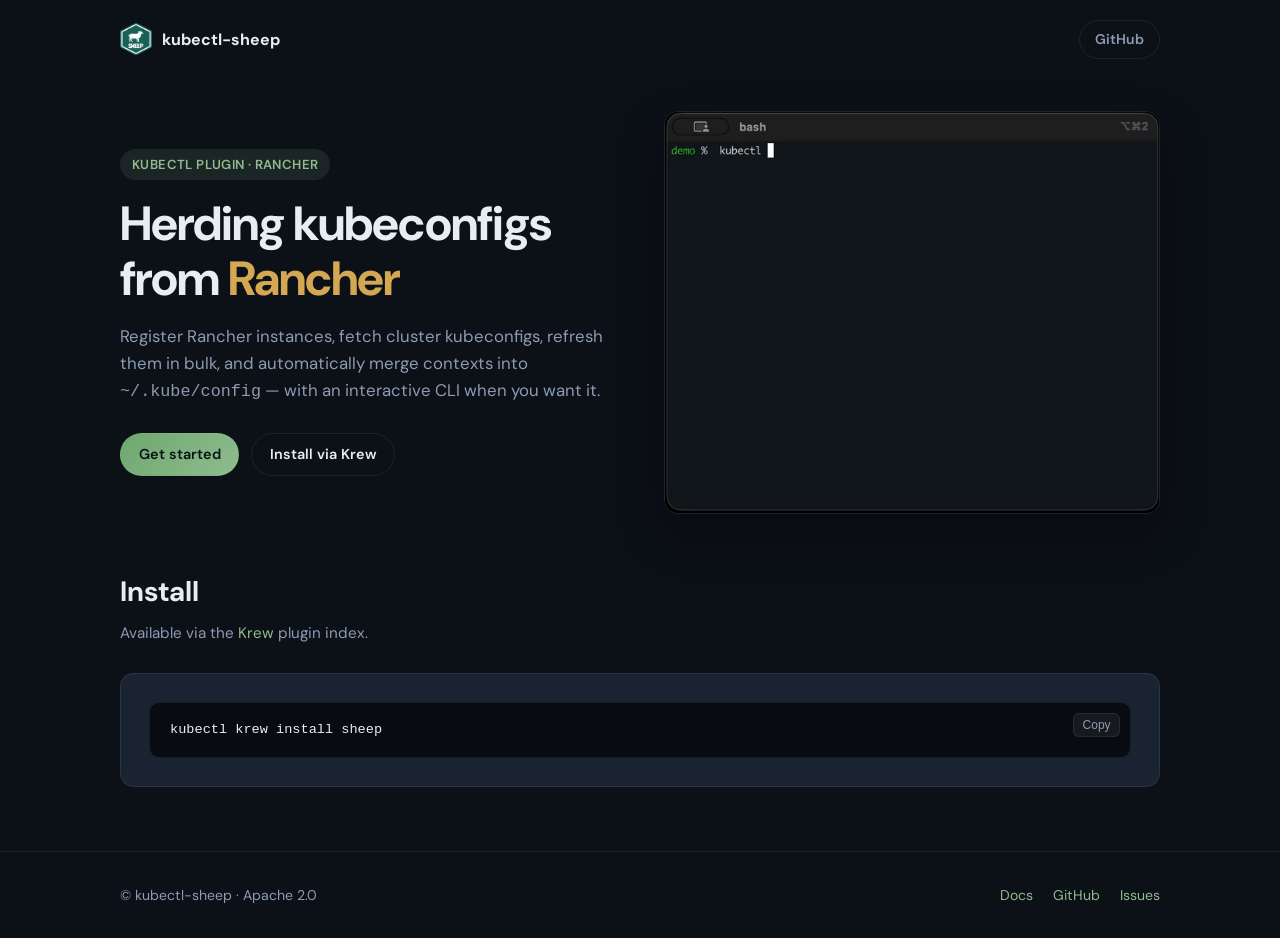
<file: docs/index.html>
<!DOCTYPE html>
<html lang="en">
<head>
  <meta charset="UTF-8">
  <meta name="viewport" content="width=device-width, initial-scale=1.0">
  <title>kubectl-sheep — Kubeconfigs from Rancher</title>
  <meta name="description" content="A kubectl plugin to fetch, refresh, and manage kubeconfigs from Rancher-managed clusters.">
  <link rel="preconnect" href="https://fonts.googleapis.com">
  <link rel="preconnect" href="https://fonts.gstatic.com" crossorigin>
  <link href="https://fonts.googleapis.com/css2?family=DM+Sans:ital,opsz,wght@0,9..40,400;0,9..40,600;0,9..40,700;1,9..40,400&family=JetBrains+Mono:wght@400;500&display=swap" rel="stylesheet">
  <link rel="icon" href="assets/images/sheep.png" type="image/png">
  <link rel="stylesheet" href="assets/css/site.css">
</head>
<body>
  <header class="top-bar">
    <div class="container top-bar-inner">
      <a class="brand" href="./">
        <img src="assets/images/sheep.png" alt="kubectl-sheep logo" width="32" height="32">
        kubectl-sheep
      </a>
      <a class="btn btn-ghost" href="https://github.com/ahoz/kubectl-sheep" target="_blank" rel="noopener">GitHub</a>
    </div>
  </header>

  <section class="hero">
    <div class="container hero-grid">
      <div>
        <span class="eyebrow">kubectl plugin · Rancher</span>
        <h1>Herding kubeconfigs<br>from <span>Rancher</span></h1>
        <p class="lead">
          Register Rancher instances, fetch cluster kubeconfigs, refresh them in bulk,
          and automatically merge contexts into <code>~/.kube/config</code> — with an interactive CLI when you want it.
        </p>
        <div class="hero-actions">
          <a class="btn btn-primary" href="guide/">Get started</a>
          <a class="btn btn-secondary" href="#install">Install via Krew</a>
        </div>
      </div>
      <figure class="hero-media">
        <img src="guide/media/gifs/kubectl-sheep-demo.gif" alt="kubectl-sheep demo" width="640" height="520">
      </figure>
    </div>
  </section>

  <section id="install" class="install-section">
    <div class="container">
      <div class="section-title">
        <h2>Install</h2>
        <p>Available via the <a href="https://krew.sigs.k8s.io/">Krew</a> plugin index.</p>
      </div>
      <div class="install-panel">
        <div class="code-block">
          <button type="button" data-copy="#install-krew">Copy</button>
          <pre id="install-krew">kubectl krew install sheep</pre>
        </div>
      </div>
    </div>
  </section>

  <footer class="footer">
    <div class="container footer-inner">
      <span>© kubectl-sheep · Apache 2.0</span>
      <div class="footer-links">
        <a href="guide/">Docs</a>
        <a href="https://github.com/ahoz/kubectl-sheep" target="_blank" rel="noopener">GitHub</a>
        <a href="https://github.com/ahoz/kubectl-sheep/issues" target="_blank" rel="noopener">Issues</a>
      </div>
    </div>
  </footer>

  <script src="assets/js/site.js"></script>
</body>
</html>
</file>
<file: docs/assets/css/site.css>
:root {
  --bg: #0c1017;
  --bg-elevated: #141b26;
  --bg-card: #1a2332;
  --text: #e8edf4;
  --text-muted: #8b9cb3;
  --accent: #8fbc8f;
  --accent-strong: #6ea86e;
  --gold: #d4a853;
  --border: rgba(255, 255, 255, 0.08);
  --radius: 14px;
  --font: "DM Sans", system-ui, sans-serif;
  --mono: "JetBrains Mono", ui-monospace, monospace;
}

* {
  box-sizing: border-box;
}

html {
  scroll-behavior: smooth;
}

body {
  margin: 0;
  font-family: var(--font);
  background: var(--bg);
  color: var(--text);
  line-height: 1.6;
}

a {
  color: var(--accent);
  text-decoration: none;
}

a:hover {
  color: var(--gold);
}

.container {
  width: min(1040px, calc(100% - 3rem));
  margin: 0 auto;
}

/* Top bar */
.top-bar {
  padding: 1.25rem 0;
}

.top-bar-inner {
  display: flex;
  align-items: center;
  justify-content: space-between;
}

.brand {
  display: flex;
  align-items: center;
  gap: 0.65rem;
  color: var(--text);
  font-weight: 700;
  font-size: 1rem;
}

.brand img {
  width: 32px;
  height: 32px;
}

.btn {
  display: inline-flex;
  align-items: center;
  padding: 0.55rem 1.1rem;
  border-radius: 999px;
  font-weight: 600;
  font-size: 0.9rem;
  border: 1px solid transparent;
  transition: transform 0.15s, background 0.15s, border-color 0.15s;
}

.btn:hover {
  transform: translateY(-1px);
}

.btn-primary {
  background: linear-gradient(135deg, var(--accent-strong), var(--accent));
  color: #0c1017;
}

.btn-secondary {
  background: transparent;
  border-color: var(--border);
  color: var(--text);
}

.btn-secondary:hover {
  border-color: var(--accent);
  color: var(--accent);
}

.btn-ghost {
  background: transparent;
  border-color: var(--border);
  color: var(--text-muted);
  padding: 0.45rem 0.95rem;
  font-size: 0.88rem;
}

.btn-ghost:hover {
  color: var(--text);
  border-color: rgba(255, 255, 255, 0.18);
}

/* Hero */
.hero {
  padding: 2rem 0 3.5rem;
}

.hero-grid {
  display: grid;
  grid-template-columns: 1fr 1fr;
  gap: 3rem;
  align-items: center;
}

.eyebrow {
  display: inline-block;
  padding: 0.3rem 0.75rem;
  border-radius: 999px;
  background: rgba(143, 188, 143, 0.12);
  color: var(--accent);
  font-size: 0.82rem;
  font-weight: 600;
  letter-spacing: 0.03em;
  text-transform: uppercase;
  margin-bottom: 1rem;
}

.hero h1 {
  font-size: clamp(2rem, 4.5vw, 3rem);
  line-height: 1.15;
  margin: 0 0 1rem;
  letter-spacing: -0.02em;
}

.hero h1 span {
  color: var(--gold);
}

.lead {
  font-size: 1.05rem;
  color: var(--text-muted);
  max-width: 32rem;
  margin-bottom: 1.75rem;
}

.hero-actions {
  display: flex;
  flex-wrap: wrap;
  gap: 0.75rem;
}

.hero-media {
  margin: 0;
  border-radius: var(--radius);
  overflow: hidden;
  border: 1px solid var(--border);
  box-shadow: 0 20px 50px rgba(0, 0, 0, 0.3);
}

.hero-media img {
  display: block;
  width: 100%;
  height: auto;
  max-width: 640px;
  aspect-ratio: 640 / 520;
  object-fit: cover;
  background: var(--bg-elevated);
}

/* Install */
.install-section {
  padding: 0 0 4rem;
}

.section-title {
  margin-bottom: 1.75rem;
}

.section-title h2 {
  font-size: 1.75rem;
  margin: 0 0 0.35rem;
}

.section-title p {
  color: var(--text-muted);
  margin: 0;
  font-size: 0.95rem;
}

.install-panel {
  background: var(--bg-card);
  border: 1px solid var(--border);
  border-radius: var(--radius);
  padding: 1.75rem;
}

.install-tabs {
  display: flex;
  flex-wrap: wrap;
  gap: 0.5rem;
  margin-bottom: 1.25rem;
}

.install-tab {
  padding: 0.45rem 0.9rem;
  border-radius: 999px;
  border: 1px solid var(--border);
  background: transparent;
  color: var(--text-muted);
  font-family: var(--font);
  font-size: 0.85rem;
  cursor: pointer;
}

.install-tab.active {
  background: rgba(143, 188, 143, 0.15);
  border-color: var(--accent);
  color: var(--accent);
}

.code-block {
  position: relative;
  background: #080b10;
  border: 1px solid var(--border);
  border-radius: 10px;
  padding: 1rem 1.25rem;
  font-family: var(--mono);
  font-size: 0.85rem;
  overflow-x: auto;
}

.code-block pre {
  margin: 0;
  white-space: pre-wrap;
}

.code-block button {
  position: absolute;
  top: 0.6rem;
  right: 0.6rem;
  background: rgba(255, 255, 255, 0.06);
  border: 1px solid var(--border);
  color: var(--text-muted);
  border-radius: 6px;
  padding: 0.25rem 0.55rem;
  font-size: 0.75rem;
  cursor: pointer;
}

.code-block button:hover {
  color: var(--text);
}

.install-note {
  margin-top: 1rem;
  padding: 0.9rem 1rem;
  border-radius: 10px;
  background: rgba(212, 168, 83, 0.1);
  border: 1px solid rgba(212, 168, 83, 0.25);
  color: var(--text-muted);
  font-size: 0.9rem;
}

/* Footer */
.footer {
  border-top: 1px solid var(--border);
  padding: 2rem 0;
}

.footer-inner {
  display: flex;
  flex-wrap: wrap;
  justify-content: space-between;
  gap: 1rem;
  color: var(--text-muted);
  font-size: 0.88rem;
}

.footer-links {
  display: flex;
  gap: 1.25rem;
}

@media (max-width: 860px) {
  .hero-grid {
    grid-template-columns: 1fr;
    gap: 2rem;
  }

  .hero-media {
    order: -1;
  }
}
</file>
